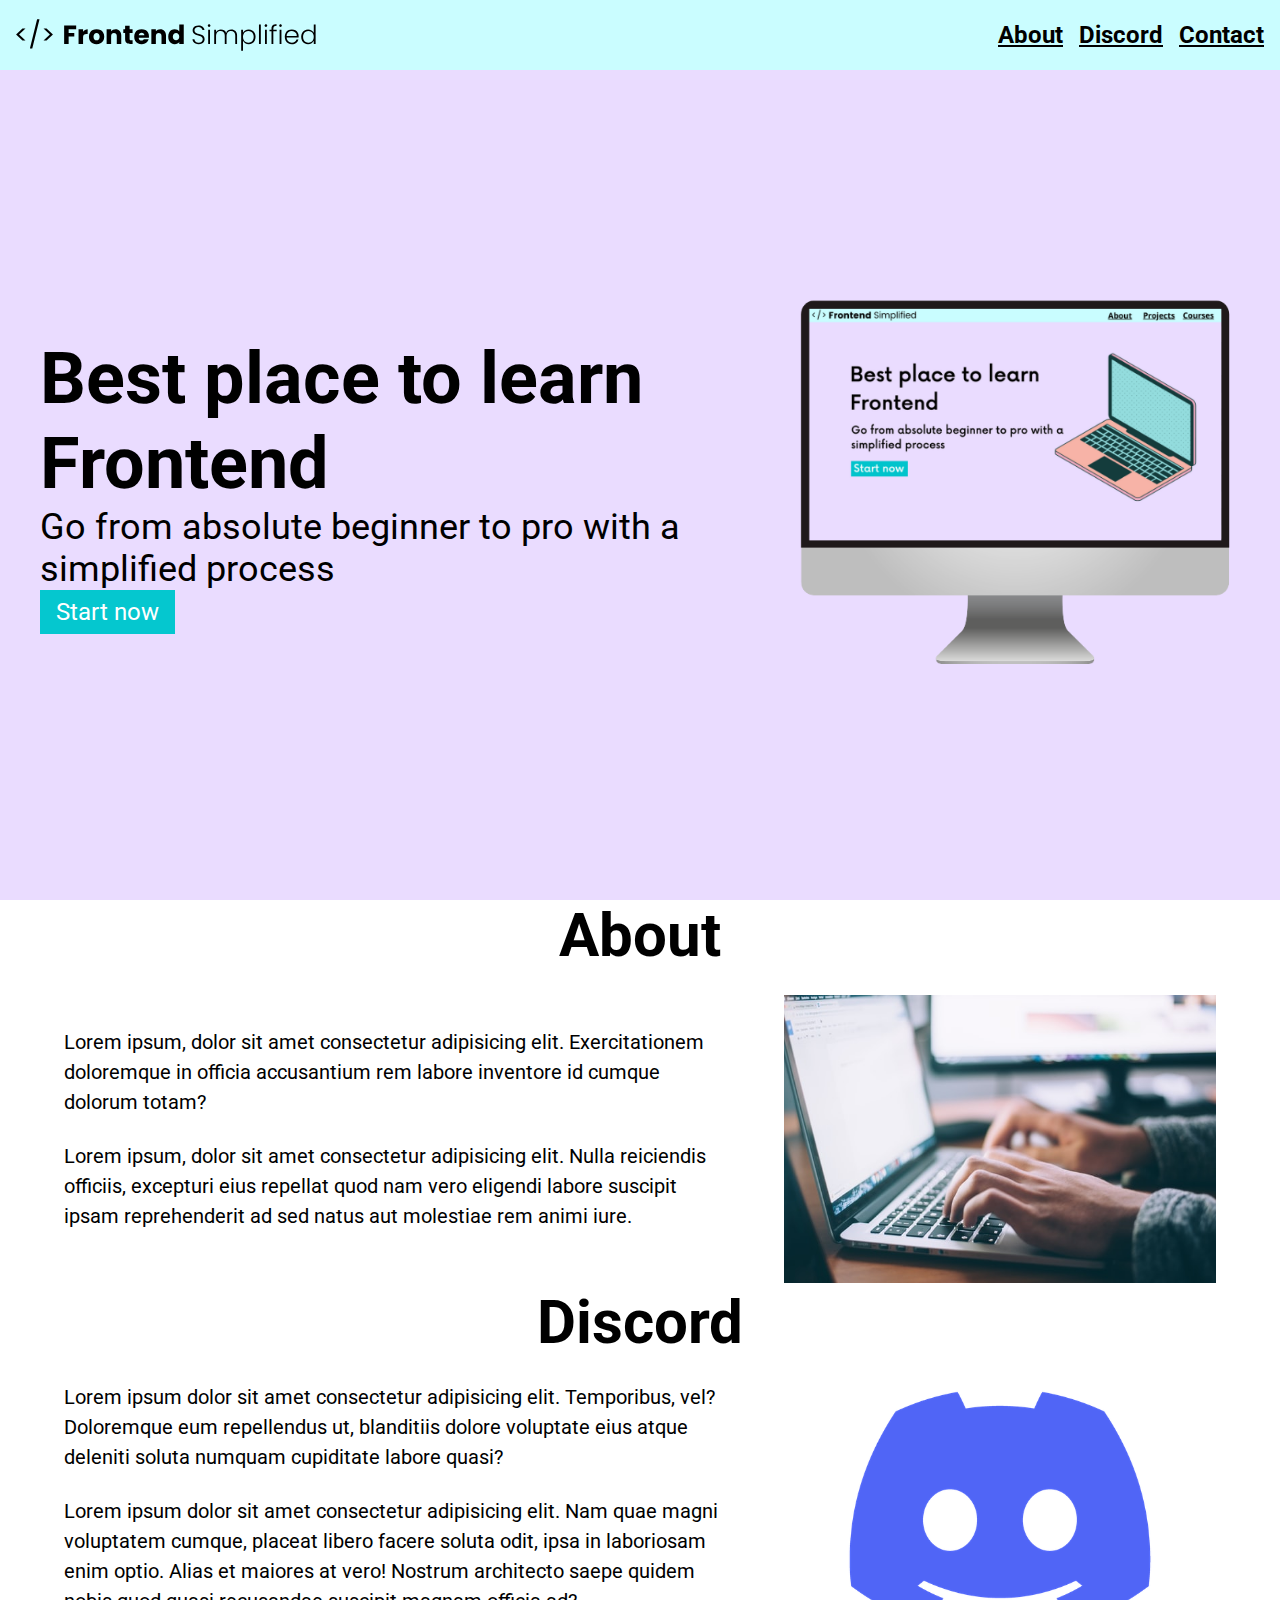
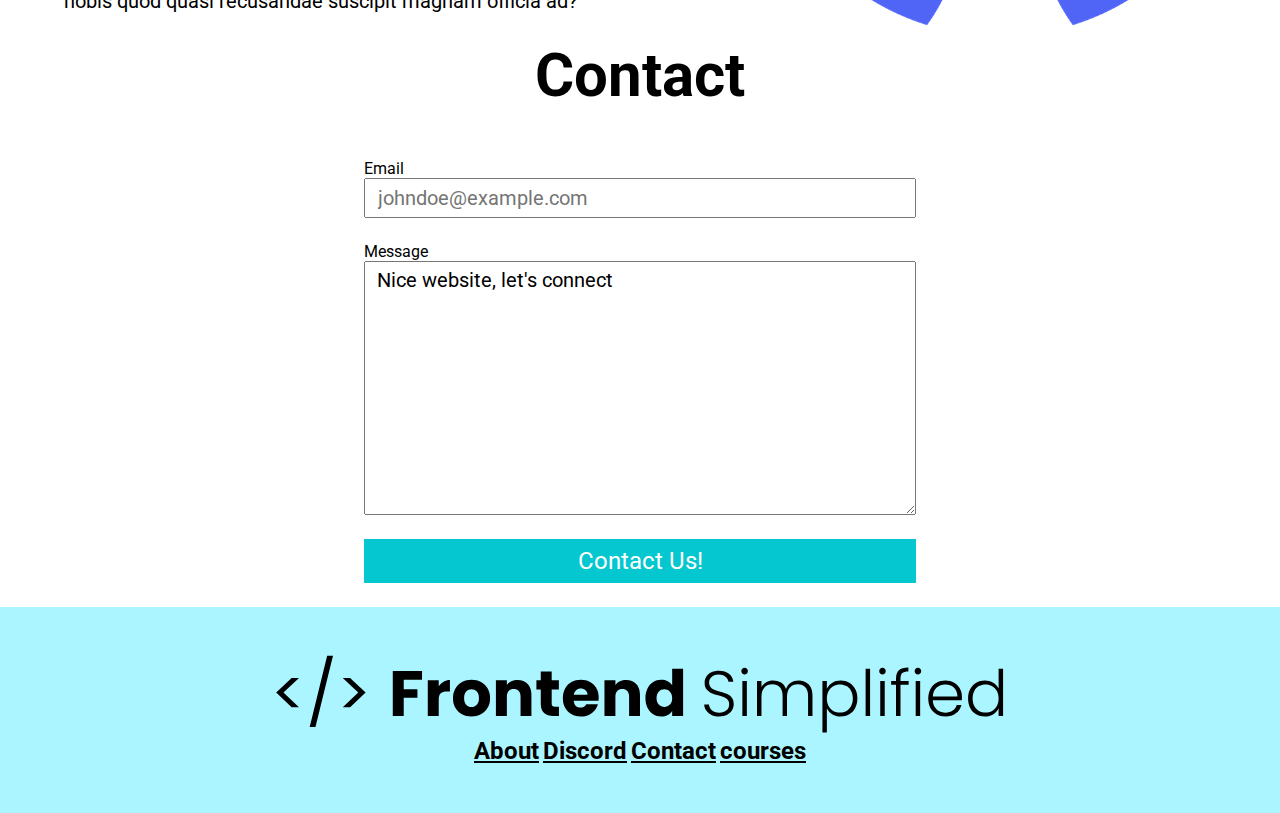
<file: website_responsive/index.html>
<!DOCTYPE html>
<html lang="en">
  <head>
    <meta charset="UTF-8" />
    <meta name="viewport" content="width=device-width, initial-scale=1.0" />
    <title>My_website</title>
    <link rel="stylesheet" href="styles.css" />
  </head>
  <body>
    <section>
      <nav>
        <img class="logo" src="Assets/FES.svg" alt="">
        <ul>
          <li><a href="#about">About</a></li>
          <li><a href="#Discord">Discord</a></li>
          <li><a href="#Contact">Contact</a></li>
        </ul>
      </nav>
      <header>
        <div class="row">
          <div class="home__discription">
            <h1>Best place to learn Frontend</h1>
            <p class="subheader">
              Go from absolute beginner to pro with a simplified process
            </p>
            <button class="home__description--button">Start now</button>
          </div>
          <figure>
            <img src="Assets/laptop.png" alt="" />
          </figure>
        </div>
      </header>
    </section>
    <main>
      <section id="About">
        <h2>About</h2>
        <div class="row">
          <div class="section__discription">
            <div class="section__description--wrapper">
              <p class="section__description--para">
                Lorem ipsum, dolor sit amet consectetur adipisicing elit.
                Exercitationem doloremque in officia accusantium rem labore
                inventore id cumque dolorum totam?
              </p>
              <p class="section__description--para">
                Lorem ipsum, dolor sit amet consectetur adipisicing elit. Nulla
                reiciendis officiis, excepturi eius repellat quod nam vero
                eligendi labore suscipit ipsam reprehenderit ad sed natus aut
                molestiae rem animi iure.
              </p>
            </div>

            <figure class="about__img--wrapper">
              <img src="Assets/about.jpg" alt="" />
            </figure>
          </div>
        </div>
      </section>
      <section>
        <h2>Discord</h2>
        <div class="row">
          <div class="section__discription">
            <div class="section__description--wrapper">
              <p class="section__description--para">
                Lorem ipsum dolor sit amet consectetur adipisicing elit.
                Temporibus, vel? Doloremque eum repellendus ut, blanditiis
                dolore voluptate eius atque deleniti soluta numquam cupiditate
                labore quasi?
              </p>
              <p class="section__description--para">
                Lorem ipsum dolor sit amet consectetur adipisicing elit. Nam
                quae magni voluptatem cumque, placeat libero facere soluta odit,
                ipsa in laboriosam enim optio. Alias et maiores at vero! Nostrum
                architecto saepe quidem nobis quod quasi recusandae suscipit
                magnam officia ad?
              </p>
            </div>

            <figure class="about__img--wrapper">
              <img src="Assets/discord.png" alt="" />
            </figure>
          </div>
        </div>
      </section>
      <section>
        <h2>Contact</h2>
        <form action="">
          <label for="email">Email</label>
          <input
            type="email"
            name="email"
            id=""
            placeholder="johndoe@example.com"
          />

          <label for="Message">Message</label>
          <textarea name="Message" id="" cols="30" rows="10">Nice website, let's connect</textarea>
          
          
          <button>Contact Us!</button>
        </form>
      </section>
    </main>
    <footer>
      <figure>
        <img class="footer_logo" src="Assets/FES.svg" alt="" />
      </figure>
      <div class="footer__links">
        <a class="footer-link" href="#about">About</a>
        <a class="footer-link" href="#discord">Discord</a>
        <a class="footer-link" href="#contact">Contact</a>
        <a class="footer-link" href="#Courses">courses</a>
      </div>
    </footer>
  </body>
</html>
</file>
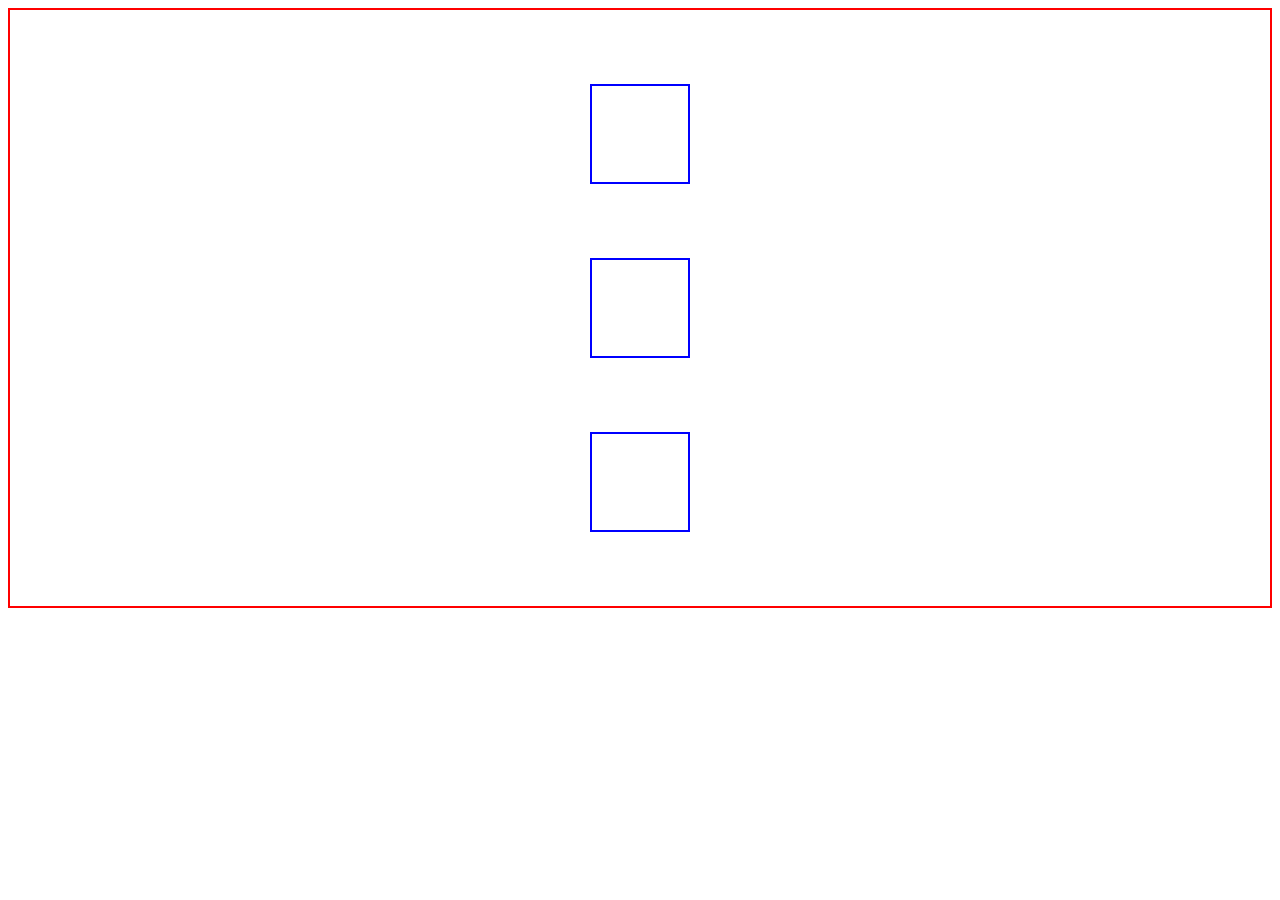
<file: CSS/Flex box/index.html>
<!DOCTYPE html>
<html lang="en">
<head>
    <meta charset="UTF-8">
    <meta name="viewport" content="width=device-width, initial-scale=1.0">
    <title>Flex-box</title>
<link rel="stylesheet" href="styles.css">
</head>
<body>
    <div class="container">
        <div class="box"></div>
        <div class="box"></div>
        <div class="box"></div>
        

    </div>
</body>
</html>
</file>
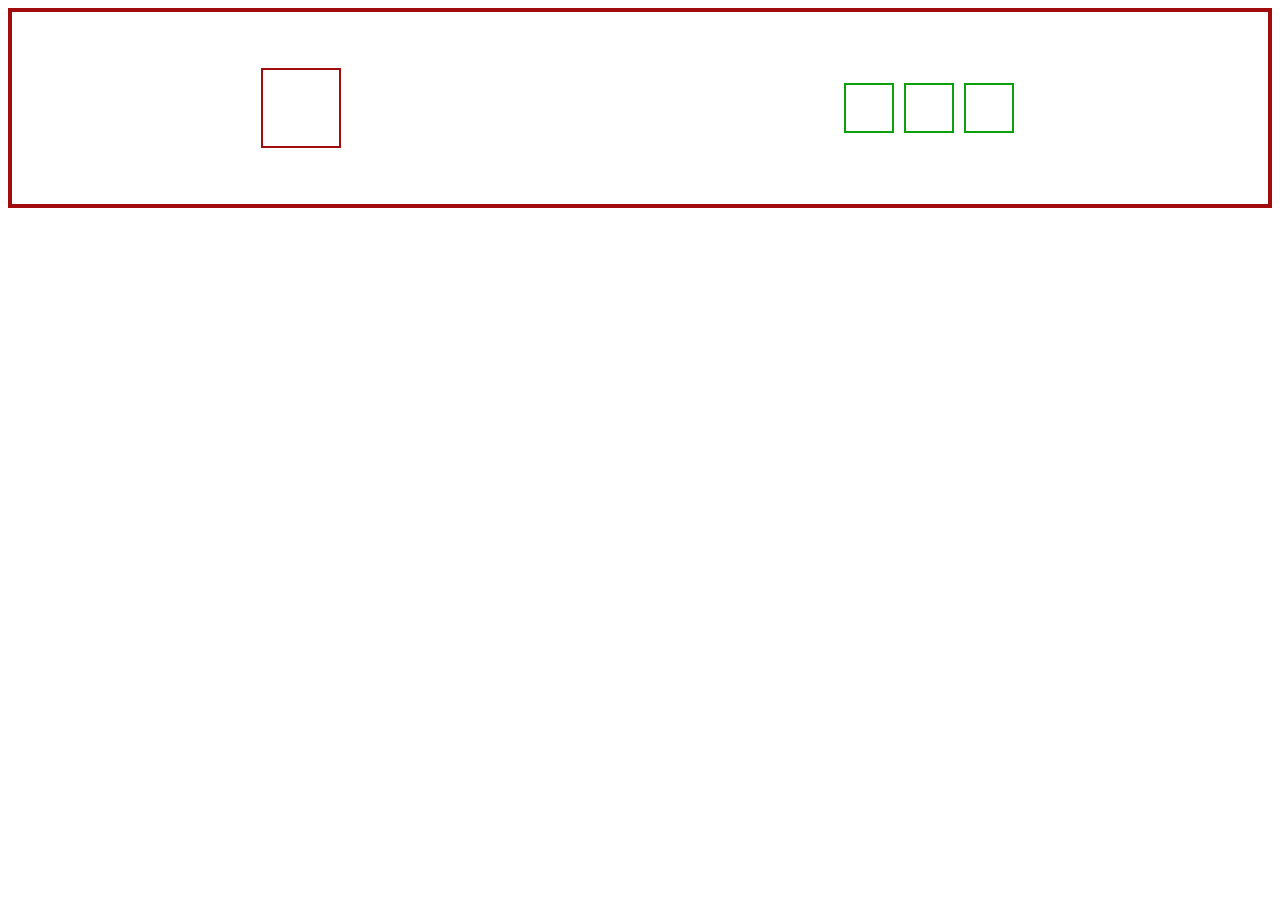
<file: CSS/Layout_1/index.html>
<!DOCTYPE html>
<html lang="en">
<head>
  <meta charset="UTF-8">
  <meta name="viewport" content="width=device-width, initial-scale=1.0">
  <title>Document</title>
  <link rel="stylesheet" href="styles.css">
</head>
<body>
<div class="container">
  <div class="box">
  </div>
<div class="box-wrapper">
<div class="small-box"></div>
<div class="small-box"></div>
<div class="small-box"></div>
</div>
</div>



</body>
</html>
</file>
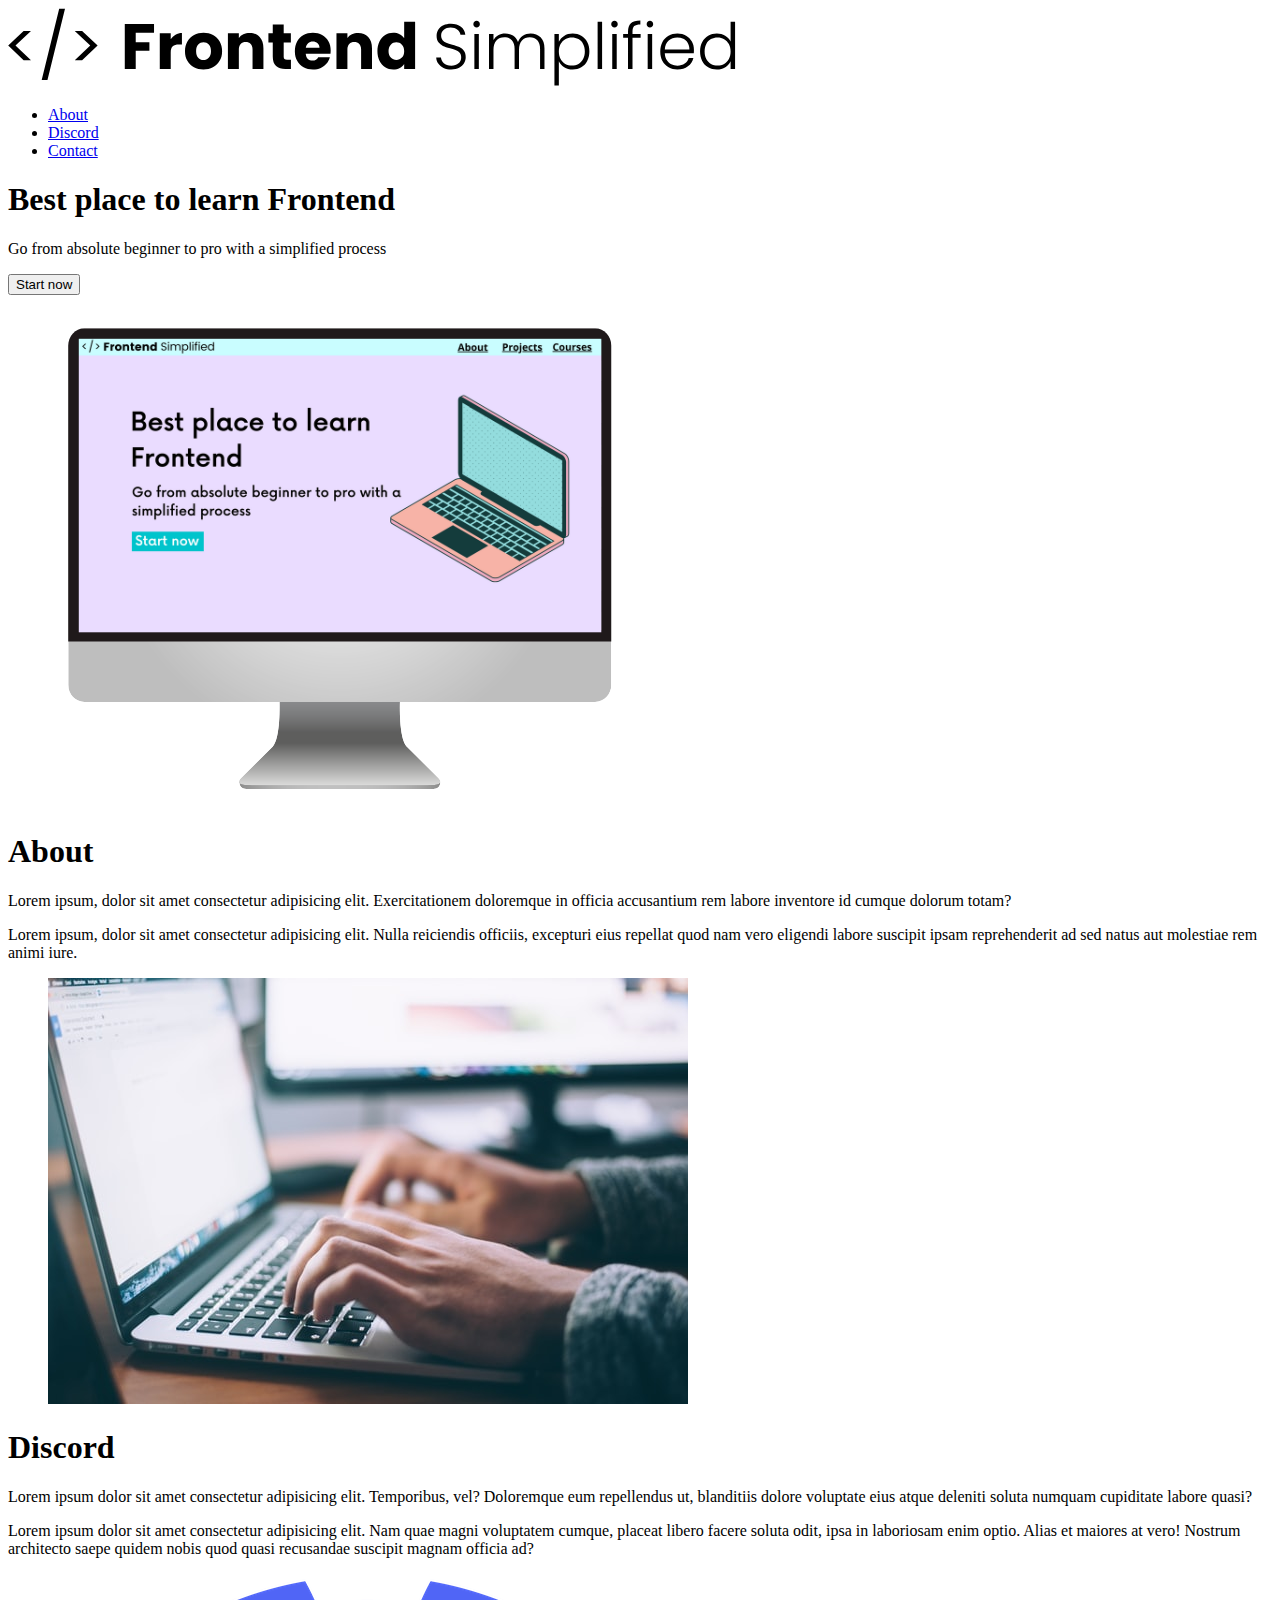
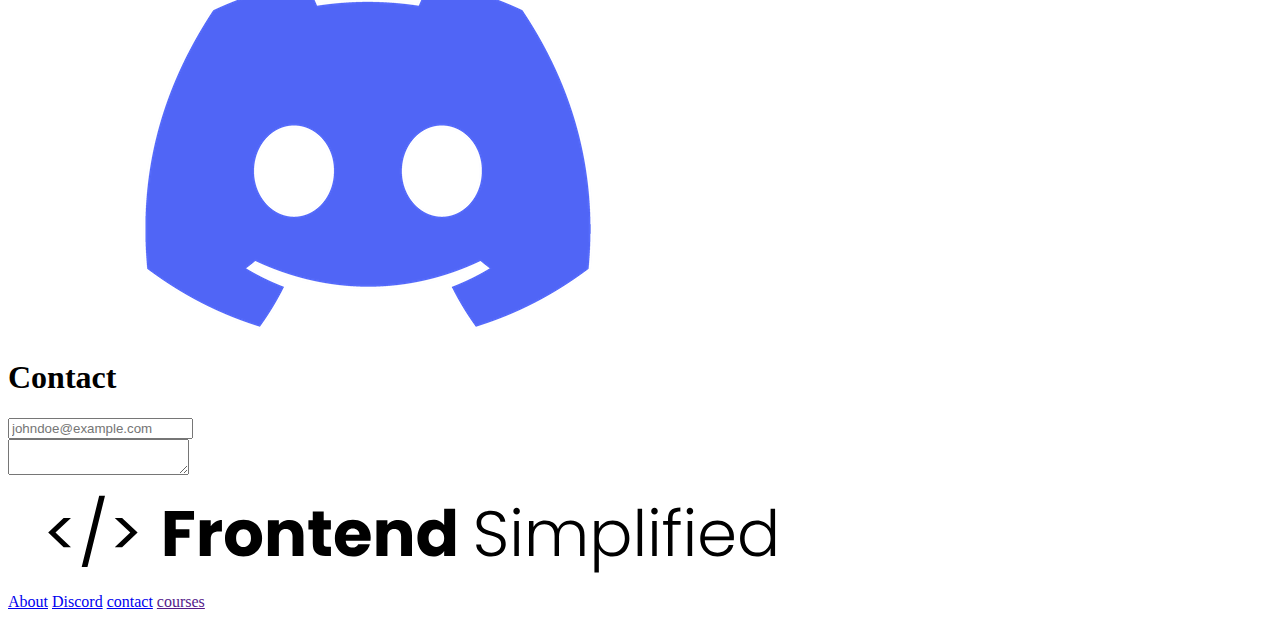
<file: HTML/website/index.html>
<!DOCTYPE html>
<html lang="en">
  <head>
    <meta charset="UTF-8" />
    <meta name="viewport" content="width=device-width, initial-scale=1.0" />
    <title>Document</title>
  </head>
  <body>
    <section>
      <nav>
        <img src="Assets/FES.svg" alt="" />
        <ul>
          <li><a href="#about">About</a></li>
          <li><a href="#Discord">Discord</a></li>
          <li><a href="#Contact">Contact</a></li>
        </ul>
      </nav>
      <header>
        <div>
          <h1>Best place to learn Frontend</h1>
          <p>Go from absolute beginner to pro with a simplified process</p>
          <button>Start now</button>
        </div>
        <figure>
          <img src="Assets/laptop.png" alt="" />
        </figure>
      </header>
    </section>
    <main>
      <section id="About">
        <h1>About</h1>
        <p>
          Lorem ipsum, dolor sit amet consectetur adipisicing elit.
          Exercitationem doloremque in officia accusantium rem labore inventore
          id cumque dolorum totam?
        </p>
        <p>
          Lorem ipsum, dolor sit amet consectetur adipisicing elit. Nulla
          reiciendis officiis, excepturi eius repellat quod nam vero eligendi
          labore suscipit ipsam reprehenderit ad sed natus aut molestiae rem
          animi iure.
        </p>
        <figure>
          <img src="Assets/about.jpg" alt="" />
        </figure>
      </section>
      <section>
        <h1>Discord</h1>
        <p>
          Lorem ipsum dolor sit amet consectetur adipisicing elit. Temporibus,
          vel? Doloremque eum repellendus ut, blanditiis dolore voluptate eius
          atque deleniti soluta numquam cupiditate labore quasi?
        </p>
        <p>
          Lorem ipsum dolor sit amet consectetur adipisicing elit. Nam quae
          magni voluptatem cumque, placeat libero facere soluta odit, ipsa in
          laboriosam enim optio. Alias et maiores at vero! Nostrum architecto
          saepe quidem nobis quod quasi recusandae suscipit magnam officia ad?
        </p>
        <figure>
          <img src="Assets/discord.png" alt="" />
        </figure>
      </section>
      <section>
        <h1>Contact</h1>
        <form action="">
          <div>
            <label for="email"></label>
            <input
              type="text"
              name="email"
              id=""
              placeholder="johndoe@example.com"
            />
          </div>
          <div>
            <label for="Message"></label>
            <textarea name="Message" id="message"></textarea>
          </div>
        </form>
      </section>
    </main>
    <footer>
      <figure>
        <img src="Assets/FES.svg" alt="" />
      </figure>
      <div>
        <a href="#bout">About</a>
        <a href="#discord">Discord</a>
        <a href="#contact">contact</a>
        <a href="">courses</a>
      </div>
    </footer>
  </body>
</html>
</file>
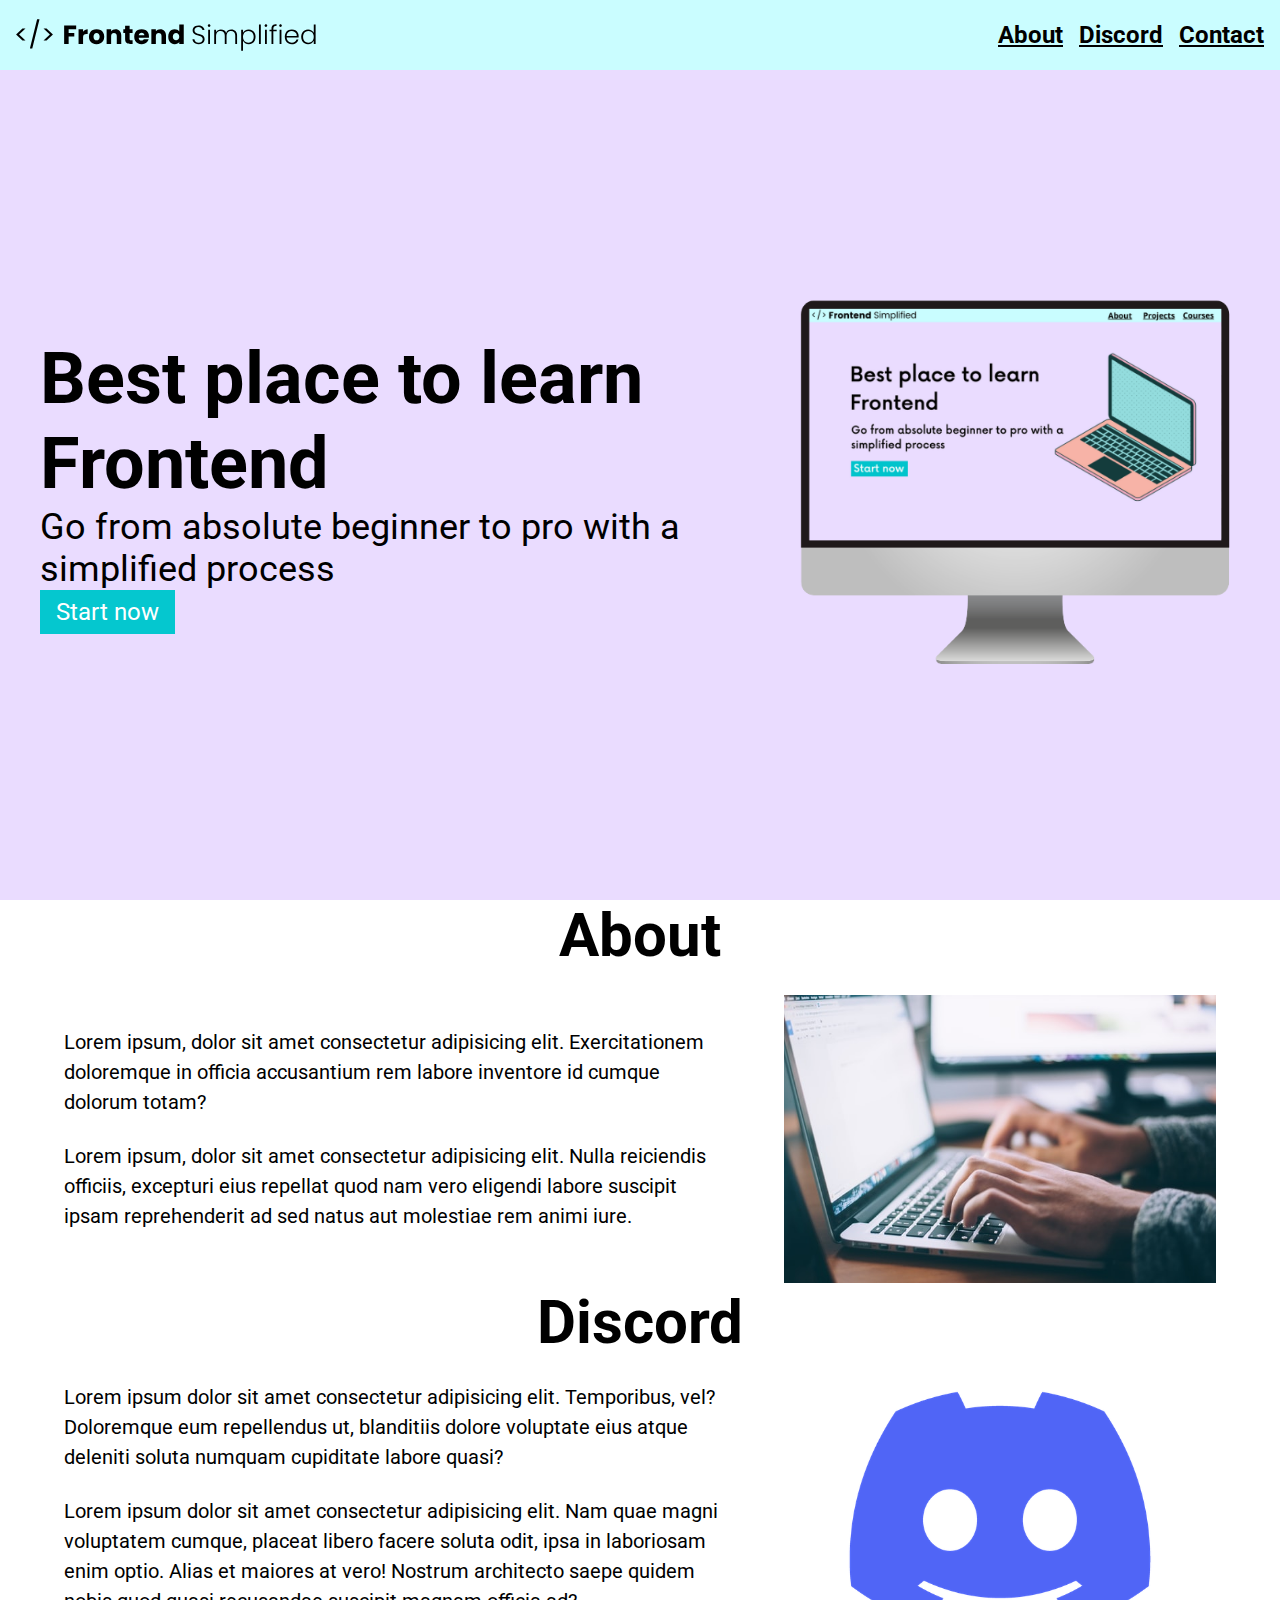
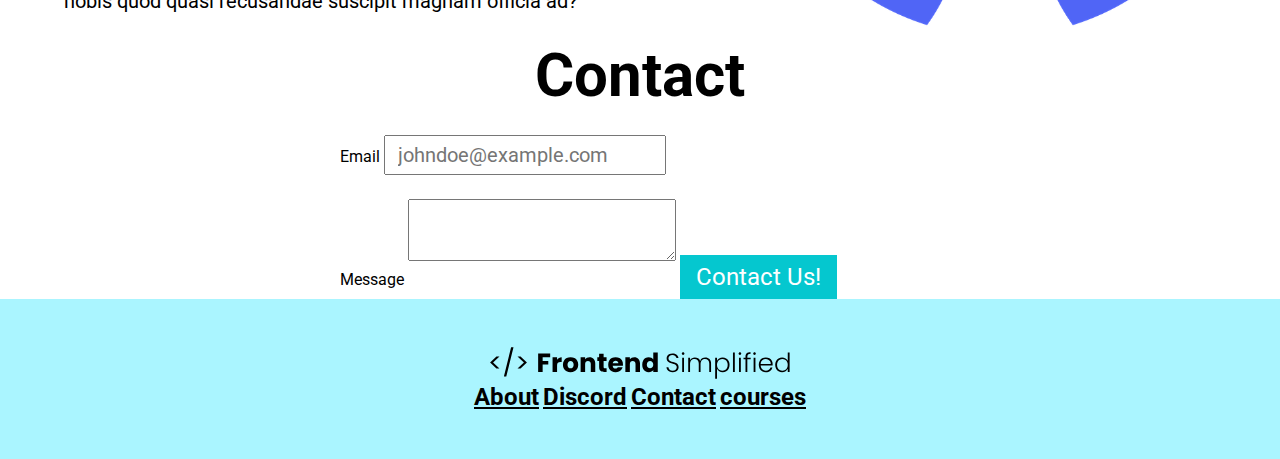
<file: CSS/website/Style website/website/index.html>
<!DOCTYPE html>
<html lang="en">
  <head>
    <meta charset="UTF-8" />
    <meta name="viewport" content="width=device-width, initial-scale=1.0" />
    <title>My_website</title>
    <link rel="stylesheet" href="styles.css" />
  </head>
  <body>
    <section>
      <nav>
        <img src="Assets/FES.svg" class="logo" />
        <ul>
          <li><a href="#about">About</a></li>
          <li><a href="#Discord">Discord</a></li>
          <li><a href="#Contact">Contact</a></li>
        </ul>
      </nav>
      <header>
        <div class="row">

          <div>
            <h1>Best place to learn Frontend</h1>
            <p class="subheader">Go from absolute beginner to pro with a simplified process</p>
            <button>Start now</button>
          </div>
          <figure>
            <img src="Assets/laptop.png" alt="" />
          </figure>
        </div>
      </header>
    </section>
    <main>
      <section id="About">
        <h2>About</h2>
        <div class="row">

          <div class="section__discription">
            <div class="section__description--wrapper">
  
              <p class="section__description--para">
                Lorem ipsum, dolor sit amet consectetur adipisicing elit.
                Exercitationem doloremque in officia accusantium rem labore inventore
                id cumque dolorum totam?
              </p>
              <p class="section__description--para">
                Lorem ipsum, dolor sit amet consectetur adipisicing elit. Nulla
                reiciendis officiis, excepturi eius repellat quod nam vero eligendi
                labore suscipit ipsam reprehenderit ad sed natus aut molestiae rem
                animi iure.
              </p>
            </div>
  
          <figure class="about__img--wrapper">
            <img src="Assets/about.jpg" alt="" />
          </figure>
        </div>
        </div>

      </section>
      <section>
        <h2>Discord</h2>
        <div class="row">

          <div class="section__discription">
            <div class="section__description--wrapper">
  
              <p class="section__description--para">
                Lorem ipsum dolor sit amet consectetur adipisicing elit. Temporibus,
                vel? Doloremque eum repellendus ut, blanditiis dolore voluptate eius
                atque deleniti soluta numquam cupiditate labore quasi?
              </p>
              <p class="section__description--para">
                Lorem ipsum dolor sit amet consectetur adipisicing elit. Nam quae
                magni voluptatem cumque, placeat libero facere soluta odit, ipsa in
                laboriosam enim optio. Alias et maiores at vero! Nostrum architecto
                saepe quidem nobis quod quasi recusandae suscipit magnam officia ad?
              </p>
            </div>
  
            <figure class="about__img--wrapper">
              <img src="Assets/discord.png" alt="" />
            </figure>
          </div>
        </div>
      </section>
      <section>
        <h2>Contact</h2>
        <form action="">
          <div>
            <label for="email">Email</label>
            <input
              type="email"
              name="email"
              id=""
              placeholder="johndoe@example.com"
            />
          </div>
          <div>
            <label for="Message">Message</label>
            <textarea name="Message" id="message"></textarea>
            <button>Contact Us!</button>
          </div>
        </form>
      </section>
    </main>
    <footer>
      <figure>
        <img class="footer logo" src="Assets/FES.svg" alt="" />
      </figure>
      <div class="footer__links">
        <a class="footer-link" href="#about">About</a>
        <a class="footer-link" href="#discord">Discord</a>
        <a class="footer-link" href="#contact">Contact</a>
        <a class="footer-link" href="#Courses">courses</a>
      </div>
    </footer>
  </body>
</html>
  
</file>
<file: website_responsive/styles.css>
@import url("https://fonts.googleapis.com/css2?family=Roboto:ital,wdth,wght@0,75,100..900;1,75,100..900&display=swap");
* {
  padding: 0;
  margin: 0;
  box-sizing: border-box;
  font-family: "Roboto", serif;
  nav {
    height: 70px;
    display: flex;
    justify-content: space-between;
    align-items: center;
    padding: 0 16px;
    background-color: #cafdff;
  }
}
header {
  background-color: #eadcff;
  height: calc(100vh - 70px);
  padding: 24;
  display: flex;
  align-items: center;
  justify-content: center;
}
h1 {
  font-size: 72px;
}

.subheader {
  font-size: 36px;
  margin: 16px 0 24 0;
}
button {
  background-color: #05c7cf;
  color: white;
  border: none;
  padding: 8px 16px;
  font-size: 24px;
  cursor: pointer;
}
.logo {
  width: 300px;
}
ul {
  display: flex;
}
li {
  list-style: none;
  padding-left: 16px;
}
a {
  color: #000;
  font-size: 24px;
  font-weight: 700;
}
.row {
  width: 100%;
  max-width: 1200px;
  margin: auto;
  display: flex;
  justify-content: center;
  align-items: center;
}

#about,
#discord,
#contact,
footer {
  padding: 48px 0;
}
/* ABOUT

*/

#about {
  background-color: #f8ffdc;
}
h2 {
  font-size: 60px;
  text-align: center;
  margin-bottom: 24px;
}
.section__discription {
  display: flex;
  justify-content: center;
  align-items: center;
}
.about__img--wrapper {
  width: 40%;
}
img {
  width: 100%;
}
.section__description--wrapper {
  width: 60%;
}
.about__img--wrapper,
.section__description--wrapper {
  padding: 0 24px;
}

.section__description--para {
  font-size: 20px;
  line-height: 1.5;
  margin-bottom: 24px;
}
/* DISCORD

*/
#discord {
  background-color: #cefeff;
}
/* CONTACT

*/
#contact {
  background-color: #dce9ff;
}

form {
  max-width: 600px;
  display: flex;
  flex-direction: column;
  margin: 0 auto;
  padding: 24px;
}

input {
  height: 40px;
}

input,
textarea {
  margin-bottom: 24px;
  font-size: 20px;
  padding: 6px 12px;
}

/* FOOTER

*/
footer {
  background-color: #aaf5ff;
  display: flex;
  flex-direction: column;
  align-items: center;
}
.footer-logo {
  max-width: 480px;
  margin-bottom: 16px;
}
footer-link {
  margin-bottom: 32px;
}
footer-link {
  padding: 0 16px;
}
/*SMALL PHONES, TABLETS, LARGE SMART PHONES*/
@media (max-width: 728px) {
  /* Add your responsive styles here */
  .row {
    flex-direction: column;
  }

  .home__discription {
    margin-bottom: 24px;
    display: flex;
    flex-direction: column;
    align-items: center;

    .home__description--button {
      max-width: 240px;
    }
  }
  h1 {
    text-align: center;
    font-size: 60px;
  }
  .subheader {
    text-align: center;
    font-size: 28px;
  }

  ul {
    display: none;
  }
  .section__discription {
    flex-direction: column;
  }
  .section__description--wrapper {
    width: 100%;
  }

  .about__img--wrapper {
    width: 100%;
  }
  /*discord is aready below the text so if did not change for me*/
  #discord .section__discription {
    flex-direction: column-reverse;
  }
  footer {
    padding: 48px 24px;
  }
  /* the max-width is not working */
  footer-logo {
    max-width: 360px;
  }
}
</file>
<file: CSS/Flex box/styles.css>
*{
    box-sizing: border-box
}

.container {
    width: 100%;
    height: 600px;
    border: 2px solid red;
   display: flex;
flex-direction: column;
    align-items: center;
    justify-content: space-evenly


    


}

.box {
    width: 100px;
    height: 100px;
    border: 2px solid blue;
}
</file>
<file: CSS/Layout_1/styles.css>
* {
    box-sizing: border-box;
}

.container {
    width: 100%;
    height: 200px;
    border: 4px solid #a10c0c;
    display: flex;
    justify-content: space-around;
    align-items: center;
}
 
.box-wrapper {
    width: 180px;
    height: 180px;
    display: flex;
    justify-content: space-around;
    align-items: center;
    


}

.small-box {
    width: 50px;
    height: 50px;
    border: 2px solid #0ca10c;}
    

.box {
    width: 80px;
    height: 80px;
    border: 2px solid #a10c0c;
}
</file>
<file: CSS/website/Style website/website/styles.css>
@import url('https://fonts.googleapis.com/css2?family=Roboto:ital,wdth,wght@0,75,100..900;1,75,100..900&display=swap');
* {
    padding: 0;
    margin: 0;
    box-sizing: border-box;
    font-family: "Roboto", serif;
}
nav {
    height: 70px;
    display: flex;
    justify-content: space-between;
    align-items: center;
    padding: 0 16px;
    background-color: #cafdff;
}
header {
    background-color: #eadcff;
    height: calc(100vh - 70px);
    padding: 24;
    display: flex;
    align-items: center;
    justify-content: center;
   
}
h1 {
    font-size: 72px;
}

.subheader {
    font-size: 36px;
    margin: 16px 0 24 0;

}
button {
    background-color: #05c7cf;
    color: white;
    border: none;
    padding: 8px 16px;
    font-size: 24px;
    cursor: pointer;

}
.logo {
    width: 300px;
}
ul {
    display: flex;
}
li {
    list-style: none;
    padding-left: 16px;
}
a {
    color: #000;
    font-size: 24px;
    font-weight: 700;
}
.row {
    width: 100%;
    max-width: 1200px;
    margin: auto;
    display: flex;
    justify-content: center;
    align-items: center;
}

#about, #discord, #contact, footer{
    padding: 48px 0;

}
/* ABOUT

*/

#about {
    background-color: #f8ffdc;}
h2 {
    font-size: 60px;
    text-align: center;
    margin-bottom: 24px;
}
.section__discription {
    display: flex;
    justify-content: center;
    align-items: center;

}
.about__img--wrapper {
    width: 40%;
    
}
img {
    width: 100%;
}
.section__description--wrapper {
    width: 60%;
   
}
.about__img--wrapper,
.section__description--wrapper {
    padding: 0 24px;

}


.section__description--para {
    font-size: 20px;
    line-height: 1.5;
    margin-bottom: 24px;
}
/* DISCORD

*/
#discord {
    background-color: #cefeff;
    

    
}
/* CONTACT

*/
#contact {
    background-color: #dce9ff;
}

form {
    width: 100%;
    max-width: 600px;
    display: flex;
    flex-direction: column;
    margin: 0 auto;

}

input,textarea {
    margin-bottom: 24px;
    font-size: 20px;
    padding: 6px 12px;

    
}

/* FOOTER

*/
footer {
    background-color: #aaf5ff;
    display: flex;
    flex-direction: column;
    align-items: center;
}
.footer-logo {
    max-width: 480px;
    margin-bottom: 16px;
}
footer-link {
    margin-bottom: 32px;
}
footer-link {
    padding: 0 16px;
}
</file>
